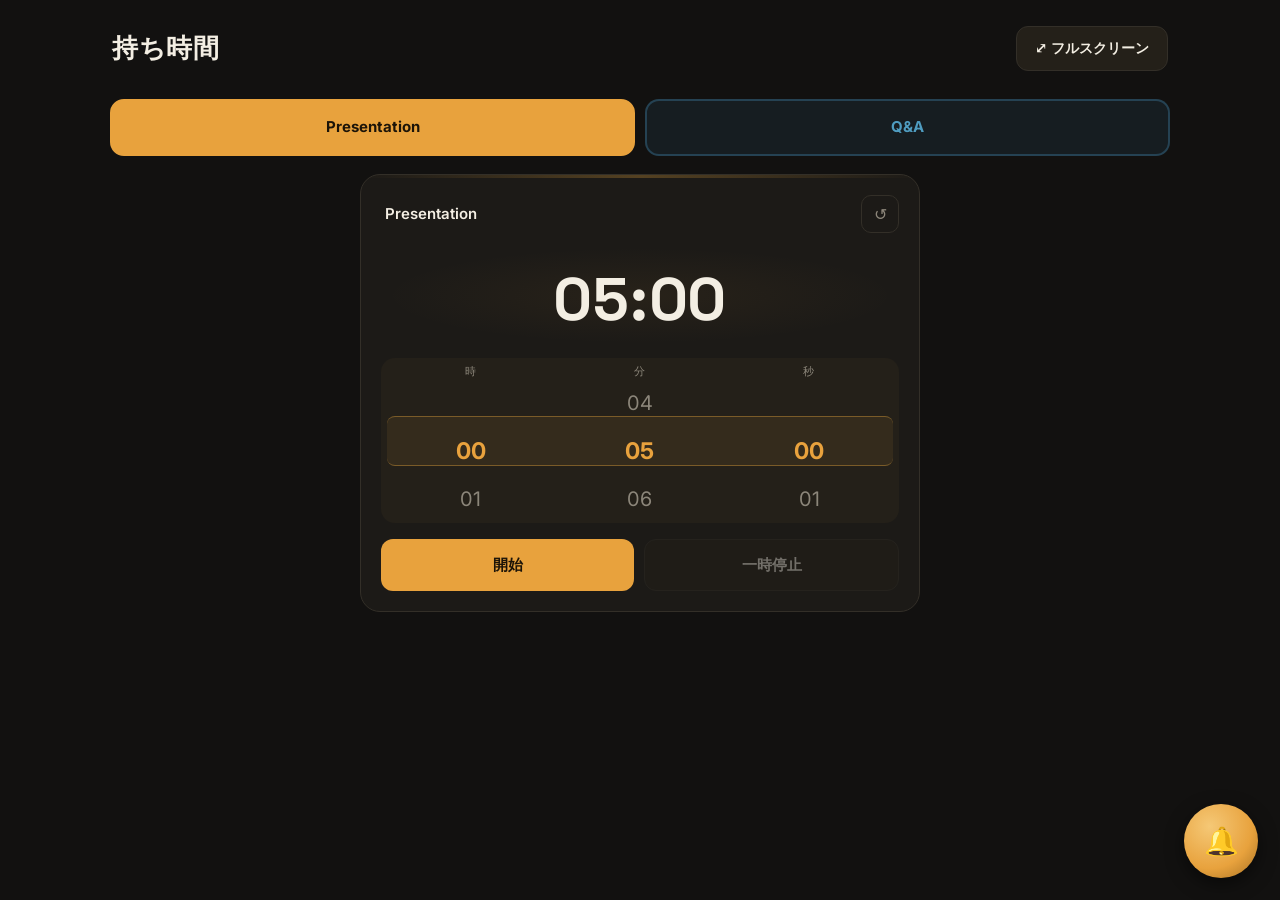
<file: index.html>
<!DOCTYPE html>
<html lang="ja">
<head>
<meta charset="UTF-8">
<meta name="viewport" content="width=device-width, initial-scale=1, maximum-scale=1, user-scalable=no, viewport-fit=cover">
<title>持ち時間</title>
<link rel="stylesheet" href="stylesheet.css">
</head>
<body>

<div class="app">
  <header>
    <h1>持ち時間</h1>
    <button class="fs-btn" id="fsOpenBtn">⤢ フルスクリーン</button>
  </header>

  <div class="tab-bar" id="tabBar"></div>

  <div class="timers-grid" id="timersGrid"></div>
</div>

<button class="bell-fab" id="bellFab" aria-label="ベルを鳴らす">🔔</button>

<div id="fsOverlay">
  <div class="fs-tab-bar" id="fsTabBar"></div>
  <button class="fs-close" id="fsCloseBtn">✕</button>
  <div id="fsTimersWrap" style="display:flex; flex-direction:column; gap:6vh; align-items:center;"></div>
  <button class="fs-bell" id="fsBellBtn" aria-label="ベルを鳴らす">🔔</button>
</div>

<script>
const ITEM_H = 48;

// ---------- Audio ----------
let audioCtx = null;
function ensureCtx(){
  if(!audioCtx){
    audioCtx = new (window.AudioContext || window.webkitAudioContext)();
  }
  if(audioCtx.state === 'suspended') audioCtx.resume();
  return audioCtx;
}
function playBell(){
  const ctx = ensureCtx();
  const now = ctx.currentTime;
  const freqs = [880, 1318.5, 2217, 3520];
  const gains = [0.35, 0.22, 0.12, 0.06];
  freqs.forEach((f, i) => {
    const osc = ctx.createOscillator();
    const gain = ctx.createGain();
    osc.type = 'sine';
    osc.frequency.value = f * (1 + (Math.random()-0.5)*0.002);
    gain.gain.setValueAtTime(0.0001, now);
    gain.gain.linearRampToValueAtTime(gains[i], now + 0.008);
    gain.gain.exponentialRampToValueAtTime(0.0001, now + 2.6);
    osc.connect(gain).connect(ctx.destination);
    osc.start(now);
    osc.stop(now + 2.7);
  });
}
function playAlarm(){
  const ctx = ensureCtx();
  const now = ctx.currentTime;
  const beepTimes = [0, 0.22, 0.44, 0.9, 1.12, 1.34];
  beepTimes.forEach(t => {
    const osc = ctx.createOscillator();
    const gain = ctx.createGain();
    osc.type = 'square';
    osc.frequency.value = 988;
    gain.gain.setValueAtTime(0.0001, now + t);
    gain.gain.linearRampToValueAtTime(0.18, now + t + 0.02);
    gain.gain.exponentialRampToValueAtTime(0.0001, now + t + 0.16);
    osc.connect(gain).connect(ctx.destination);
    osc.start(now + t);
    osc.stop(now + t + 0.18);
  });
}

// ---------- Wheel picker ----------
function buildWheel(container, max, initial, onChange){
  container.innerHTML = '';
  const ul = document.createElement('ul');
  for(let i=0;i<=max;i++){
    const li = document.createElement('li');
    li.textContent = String(i).padStart(2,'0');
    li.dataset.val = i;
    ul.appendChild(li);
  }
  container.appendChild(ul);

  const items = [...ul.children];
  function markSelected(idx){
    items.forEach((li,i)=>li.classList.toggle('selected', i===idx));
  }
  function snapTo(idx, smooth){
    container.scrollTo({top: idx*ITEM_H, behavior: smooth?'smooth':'auto'});
    markSelected(idx);
  }
  snapTo(initial, false);
  let value = initial;
  onChange(value);

  let scrollTimer = null;
  container.addEventListener('scroll', () => {
    if(scrollTimer) clearTimeout(scrollTimer);
    scrollTimer = setTimeout(() => {
      const idx = Math.round(container.scrollTop / ITEM_H);
      const clamped = Math.max(0, Math.min(max, idx));
      snapTo(clamped, true);
      value = clamped;
      onChange(value);
    }, 110);
  }, {passive:true});

  items.forEach((li, idx) => {
    li.addEventListener('click', () => {
      snapTo(idx, true);
      value = idx;
      onChange(value);
    });
  });

  return {
    get: () => value,
    set: (v) => { snapTo(v, false); value = v; onChange(v); }
  };
}

// ---------- Timer logic ----------
function formatTime(totalSec){
  totalSec = Math.max(0, Math.round(totalSec));
  const h = Math.floor(totalSec/3600);
  const m = Math.floor((totalSec%3600)/60);
  const s = totalSec%60;
  if(h>0){
    return `${h}:${String(m).padStart(2,'0')}:${String(s).padStart(2,'0')}`;
  }
  return `${String(m).padStart(2,'0')}:${String(s).padStart(2,'0')}`;
}

function createTimer(idx, defaultLabel, tabName, theme){
  const state = {
    idx, label: defaultLabel, tabName, theme,
    h:0, m:5, s:0,
    remainingMs: 5*60*1000,
    endTime: null,
    running:false,
    intervalId:null,
    status:'idle' // idle | running | paused | done
  };
  return state;
}

const timers = [
  createTimer(0, 'Presentation', 'Presentation', 'theme-presentation'),
  createTimer(1, 'Q&A', 'Q&A', 'theme-qa')
];
let activeIdx = 0;

function totalMs(t){ return (t.h*3600 + t.m*60 + t.s)*1000; }

function renderCard(t){
  const card = document.createElement('div');
  card.className = `card ${t.theme}`;
  card.id = `card-${t.idx}`;
  card.hidden = t.idx !== activeIdx;
  card.innerHTML = `
    <div class="card-head">
      <input class="label-input" value="${t.label}" maxlength="20" />
      <button class="reset-btn" title="リセット">↺</button>
    </div>
    <div class="display-wrap"><div class="display num">${formatTime(t.remainingMs/1000)}</div></div>
    <div class="wheels" id="wheels-${t.idx}">
      <div class="wheel-col">
        <span class="unit-label">時</span>
        <div class="wheel-scroll" id="w-h-${t.idx}"></div>
      </div>
      <div class="wheel-col">
        <span class="unit-label">分</span>
        <div class="wheel-scroll" id="w-m-${t.idx}"></div>
      </div>
      <div class="wheel-col">
        <span class="unit-label">秒</span>
        <div class="wheel-scroll" id="w-s-${t.idx}"></div>
      </div>
    </div>
    <div class="controls">
      <button class="btn btn-start" id="start-${t.idx}">開始</button>
      <button class="btn btn-pause" id="pause-${t.idx}" disabled>一時停止</button>
    </div>
  `;
  document.getElementById('timersGrid').appendChild(card);

  // set element references BEFORE building wheels, since building wheels
  // synchronously triggers an initial onChange -> syncFromWheels -> updateDisplay
  t._card = card;
  t._display = card.querySelector('.display');
  t._startBtn = document.getElementById(`start-${t.idx}`);
  t._pauseBtn = document.getElementById(`pause-${t.idx}`);
  t._wheelsBox = document.getElementById(`wheels-${t.idx}`);

  // wheels
  const wH = buildWheel(document.getElementById(`w-h-${t.idx}`), 5, t.h, v=>{ t.h=v; syncFromWheels(t); });
  const wM = buildWheel(document.getElementById(`w-m-${t.idx}`), 59, t.m, v=>{ t.m=v; syncFromWheels(t); });
  const wS = buildWheel(document.getElementById(`w-s-${t.idx}`), 59, t.s, v=>{ t.s=v; syncFromWheels(t); });
  t._wheels = {wH,wM,wS};

  const labelInput = card.querySelector('.label-input');
  labelInput.addEventListener('input', () => { t.label = labelInput.value; updateFsLabel(t); });

  card.querySelector('.reset-btn').addEventListener('click', () => resetTimer(t));
  document.getElementById(`start-${t.idx}`).addEventListener('click', () => toggleStartPause(t));
  document.getElementById(`pause-${t.idx}`).addEventListener('click', () => pauseTimer(t));
}

function syncFromWheels(t){
  if(t.status === 'idle'){
    t.remainingMs = totalMs(t);
    updateDisplay(t);
  }
}

function updateDisplay(t){
  const secs = t.remainingMs/1000;
  t._display.textContent = formatTime(secs);
  t._card.classList.toggle('warn', t.status==='running' && secs<=10 && secs>0);
  t._card.classList.toggle('running', t.status==='running');
  t._card.classList.toggle('done', t.status==='done');
  updateFsDisplay(t);
  syncFsButtons(t);
  if(t._tabBtn){
    const sub = t._tabBtn.querySelector('.tab-sub');
    if(sub) sub.textContent = t.status==='running' ? '進行中' : (t.status==='done' ? '終了' : '');
  }
}

function toggleStartPause(t){
  if(t.status === 'running') return;
  if(t.status === 'idle' || t.status === 'done'){
    t.remainingMs = totalMs(t);
    if(t.remainingMs <= 0){ return; }
  }
  t.status = 'running';
  t.endTime = Date.now() + t.remainingMs;
  t._wheelsBox.classList.add('locked');
  t._startBtn.textContent = '再開';
  t._startBtn.disabled = true;
  t._pauseBtn.disabled = false;
  ensureCtx();
  tickLoop(t);
}

function tickLoop(t){
  clearInterval(t.intervalId);
  t.intervalId = setInterval(() => {
    if(t.status !== 'running') return;
    t.remainingMs = t.endTime - Date.now();
    if(t.remainingMs <= 0){
      t.remainingMs = 0;
      t.status = 'done';
      clearInterval(t.intervalId);
      t._startBtn.disabled = false;
      t._startBtn.textContent = '開始';
      t._pauseBtn.disabled = true;
      playAlarm();
    }
    updateDisplay(t);
  }, 200);
}

function pauseTimer(t){
  if(t.status !== 'running') return;
  t.status = 'paused';
  t.remainingMs = Math.max(0, t.endTime - Date.now());
  clearInterval(t.intervalId);
  t._startBtn.disabled = false;
  t._startBtn.textContent = '再開';
  t._pauseBtn.disabled = true;
  updateDisplay(t);
}

function resetTimer(t){
  clearInterval(t.intervalId);
  t.status = 'idle';
  t.remainingMs = totalMs(t);
  t._wheelsBox.classList.remove('locked');
  t._startBtn.disabled = false;
  t._startBtn.textContent = '開始';
  t._pauseBtn.disabled = true;
  updateDisplay(t);
}

timers.forEach(t => renderCard(t));
timers.forEach(t => updateDisplay(t));

// ---------- Tabs ----------
function buildTabBar(container, isFs){
  container.innerHTML = '';
  timers.forEach(t => {
    const btn = document.createElement('button');
    btn.className = `${isFs ? 'fs-tab-btn' : 'tab-btn'} ${t.theme}`;
    btn.innerHTML = isFs
      ? t.tabName
      : `<span>${t.tabName}</span><span class="tab-sub">${t.status==='running' ? '進行中' : ''}</span>`;
    btn.addEventListener('click', () => switchTab(t.idx));
    container.appendChild(btn);
    t[isFs ? '_fsTabBtn' : '_tabBtn'] = btn;
  });
  updateTabActive();
}
function updateTabActive(){
  timers.forEach(t => {
    if(t._tabBtn) t._tabBtn.classList.toggle('active', t.idx === activeIdx);
    if(t._fsTabBtn) t._fsTabBtn.classList.toggle('active', t.idx === activeIdx);
  });
}
function switchTab(idx){
  activeIdx = idx;
  timers.forEach(t => {
    if(t._card) t._card.hidden = t.idx !== activeIdx;
    if(t._fsEl) t._fsEl.hidden = t.idx !== activeIdx;
  });
  fsOverlayApplyTheme();
  updateTabActive();
}
function fsOverlayApplyTheme(){
  const active = timers[activeIdx];
  const fsOverlayEl = document.getElementById('fsOverlay');
  fsOverlayEl.classList.remove('theme-presentation','theme-qa');
  fsOverlayEl.classList.add(active.theme);
}

buildTabBar(document.getElementById('tabBar'), false);

// ---------- Bell ----------
document.getElementById('bellFab').addEventListener('click', playBell);
document.getElementById('fsBellBtn').addEventListener('click', playBell);

// ---------- Fullscreen (in-app overlay) ----------
const fsOverlay = document.getElementById('fsOverlay');
const fsWrap = document.getElementById('fsTimersWrap');

function buildFsView(){
  fsWrap.innerHTML = '';
  timers.forEach(t => {
    const el = document.createElement('div');
    el.className = `fs-timer ${t.theme}`;
    el.id = `fs-timer-${t.idx}`;
    el.hidden = t.idx !== activeIdx;
    el.innerHTML = `
      <div class="fs-label">${t.label}</div>
      <div class="fs-display num">${formatTime(t.remainingMs/1000)}</div>
      <div class="fs-controls">
        <button class="fs-ctrl-btn fs-ctrl-start" id="fs-start-${t.idx}">開始</button>
        <button class="fs-ctrl-btn fs-ctrl-pause" id="fs-pause-${t.idx}" disabled>一時停止</button>
      </div>
    `;
    fsWrap.appendChild(el);
    t._fsEl = el;
    t._fsDisplay = el.querySelector('.fs-display');
    t._fsStartBtn = el.querySelector(`#fs-start-${t.idx}`);
    t._fsPauseBtn = el.querySelector(`#fs-pause-${t.idx}`);
    t._fsStartBtn.addEventListener('click', () => toggleStartPause(t));
    t._fsPauseBtn.addEventListener('click', () => pauseTimer(t));
    syncFsButtons(t);
  });
  buildTabBar(document.getElementById('fsTabBar'), true);
  fsOverlayApplyTheme();
}
function syncFsButtons(t){
  if(!t._fsStartBtn) return;
  t._fsStartBtn.textContent = t._startBtn.textContent;
  t._fsStartBtn.disabled = t._startBtn.disabled;
  t._fsPauseBtn.disabled = t._pauseBtn.disabled;
}
function updateFsDisplay(t){
  if(!t._fsDisplay) return;
  const secs = t.remainingMs/1000;
  t._fsDisplay.textContent = formatTime(secs);
  t._fsEl.classList.toggle('warn', t.status==='running' && secs<=10 && secs>0);
  t._fsEl.classList.toggle('done', t.status==='done');
}
function updateFsLabel(t){
  if(t._fsEl) t._fsEl.querySelector('.fs-label').textContent = t.label;
}

// We deliberately do NOT use the native Fullscreen API here: iPad Safari
// does not support requestFullscreen() on arbitrary elements, and calling
// it can leave the page in a half-transitioned state where the underlying
// content bleeds through the overlay. Instead we simulate fullscreen with
// a fixed, fully opaque overlay and lock background scrolling.
let savedScrollY = 0;

document.getElementById('fsOpenBtn').addEventListener('click', openFs);
document.getElementById('fsCloseBtn').addEventListener('click', closeFs);

function openFs(){
  buildFsView();
  savedScrollY = window.scrollY || window.pageYOffset || 0;
  document.body.style.position = 'fixed';
  document.body.style.top = `-${savedScrollY}px`;
  document.body.style.left = '0';
  document.body.style.right = '0';
  document.body.style.width = '100%';
  fsOverlay.classList.add('open');
}
function closeFs(){
  fsOverlay.classList.remove('open');
  document.body.style.position = '';
  document.body.style.top = '';
  document.body.style.left = '';
  document.body.style.right = '';
  document.body.style.width = '';
  window.scrollTo(0, savedScrollY);
}
</script>
</body>
</html>
</file>
<file: stylesheet.css>
@import url('https://fonts.googleapis.com/css2?family=Space+Grotesk:wght@400;500;600;700&family=Inter:wght@400;500;600;700&display=swap');

:root{
  --bg:#121110;
  --panel:#1c1a17;
  --panel-2:#242019;
  --line:#332f28;
  --amber:#e8a23d;
  --amber-dim:#7a5b28;
  --red:#e4503a;
  --text:#f3eee3;
  --muted:#8c867a;
  --item-h:48px;

  /* theme accent, overridden per-card/tab */
  --accent:#e8a23d;
  --accent-dim:#7a5b28;
  --accent-rgb:232,162,61;
  --accent-text:#1c1408;
}

/* Presentation = warm spotlight amber / Q&A = cool work-light blue */
.theme-presentation{
  --accent:#e8a23d;
  --accent-dim:#7a5b28;
  --accent-rgb:232,162,61;
  --accent-text:#1c1408;
}
.theme-qa{
  --accent:#4fb0e8;
  --accent-dim:#245571;
  --accent-rgb:79,176,232;
  --accent-text:#08151c;
}

*{box-sizing:border-box; -webkit-tap-highlight-color:transparent; user-select:none;}
html,body{height:100%;}
body{
  margin:0;
  background:var(--bg);
  color:var(--text);
  font-family:'Inter',sans-serif;
  touch-action:manipulation;
  overflow-x:hidden;
  padding: env(safe-area-inset-top) env(safe-area-inset-right) env(safe-area-inset-bottom) env(safe-area-inset-left);
}
.num{font-family:'Space Grotesk',sans-serif; font-variant-numeric: tabular-nums; font-feature-settings:"tnum";}

.app{max-width:1100px; margin:0 auto; padding:20px 20px 100px;}

header{
  display:flex; align-items:center; justify-content:space-between;
  margin-bottom:22px; padding:6px 2px;
}
header h1{
  font-family:'Space Grotesk',sans-serif;
  font-size:clamp(20px,3vw,26px);
  font-weight:600;
  margin:0;
  letter-spacing:0.02em;
}
header h1 span{color:var(--amber);}

.fs-btn{
  display:flex; align-items:center; gap:8px;
  background:var(--panel-2);
  border:1px solid var(--line);
  color:var(--text);
  font-family:'Inter',sans-serif;
  font-size:14px; font-weight:600;
  padding:12px 18px;
  border-radius:12px;
  cursor:pointer;
}
.fs-btn:active{background:var(--amber-dim); border-color:var(--amber);}

/* Tab bar */
.tab-bar{
  display:flex; gap:10px;
  margin-bottom:18px;
}
.tab-btn{
  flex:1;
  display:flex; flex-direction:column; align-items:center; gap:2px;
  padding:16px 10px;
  border-radius:14px;
  border:2px solid var(--line);
  background:var(--panel);
  color:var(--muted);
  font-family:'Inter',sans-serif; font-weight:700; font-size:15px;
  cursor:pointer;
  transition:background .15s, border-color .15s, color .15s;
}
.tab-btn .tab-sub{font-size:11px; font-weight:500; letter-spacing:0.06em; opacity:0.8;}
.tab-btn.theme-presentation{ background:rgba(232,162,61,0.08); border-color:rgba(232,162,61,0.25); color:#c9924a; }
.tab-btn.theme-qa{ background:rgba(79,176,232,0.08); border-color:rgba(79,176,232,0.25); color:#4f9cc0; }
.tab-btn.active.theme-presentation{ background:var(--amber); border-color:var(--amber); color:#1c1408; }
.tab-btn.active.theme-qa{ background:#4fb0e8; border-color:#4fb0e8; color:#08151c; }
.tab-btn.active .tab-sub{opacity:0.85;}

.timers-grid{
  display:flex;
  max-width:560px;
  margin:0 auto;
}
.card{ width:100%; }
.card[hidden]{display:none;}

.card{
  background:var(--panel);
  border:1px solid var(--line);
  border-radius:20px;
  padding:20px;
  position:relative;
  overflow:hidden;
}
.card::before{
  content:"";
  position:absolute; top:0; left:0; right:0; height:3px;
  background:linear-gradient(90deg, transparent, var(--accent-dim), transparent);
  opacity:0.6;
}
.card.running::before{background:linear-gradient(90deg, transparent, var(--accent), transparent);}
.card.done{animation:flash 0.9s infinite;}
@keyframes flash{
  0%,100%{background:var(--panel);}
  50%{background:#3a1712;}
}

.card-head{
  display:flex; align-items:center; justify-content:space-between;
  margin-bottom:14px;
}
.label-input{
  background:transparent; border:none; color:var(--text);
  font-family:'Inter',sans-serif; font-weight:600; font-size:15px;
  padding:6px 4px; width:60%;
  border-bottom:1px solid transparent;
}
.label-input:focus{outline:none; border-bottom:1px solid var(--accent);}
.reset-btn{
  background:none; border:1px solid var(--line); color:var(--muted);
  width:38px; height:38px; border-radius:10px; font-size:16px; cursor:pointer;
}
.reset-btn:active{border-color:var(--accent); color:var(--accent);}

.display-wrap{
  position:relative;
  display:flex; align-items:center; justify-content:center;
  padding:14px 0 6px;
  margin-bottom:14px;
  border-radius:16px;
  background:radial-gradient(ellipse at center, rgba(var(--accent-rgb),var(--glow,0.06)) 0%, transparent 70%);
}
.display{
  font-size:clamp(40px,9vw,60px);
  font-weight:700;
  letter-spacing:0.02em;
  color:var(--text);
}
.card.done .display{color:var(--red);}
.card.warn .display{color:var(--accent);}

.wheels{
  display:flex; justify-content:center; gap:2px;
  background:var(--panel-2);
  border-radius:14px;
  padding:0 6px;
  margin-bottom:16px;
  position:relative;
}
.wheels::after{
  content:"";
  position:absolute; left:6px; right:6px; top:50%;
  height:var(--item-h);
  transform:translateY(-50%);
  border-top:1px solid var(--accent-dim);
  border-bottom:1px solid var(--accent-dim);
  pointer-events:none;
  background:rgba(var(--accent-rgb),0.08);
  border-radius:8px;
}
.wheel-col{
  flex:1;
  text-align:center;
}
.wheel-col .unit-label{
  font-size:11px; color:var(--muted); letter-spacing:0.08em;
  padding-top:6px; display:block;
}
.wheel-scroll{
  height:calc(var(--item-h) * 3);
  overflow-y:scroll;
  scroll-snap-type:y mandatory;
  -webkit-overflow-scrolling:touch;
  scrollbar-width:none;
  position:relative;
}
.wheel-scroll::-webkit-scrollbar{display:none;}
.wheel-scroll ul{
  list-style:none; margin:0; padding:var(--item-h) 0;
}
.wheel-scroll li{
  height:var(--item-h);
  line-height:var(--item-h);
  scroll-snap-align:center;
  font-size:20px;
  color:var(--muted);
  transition:color .15s, opacity .15s;
}
.wheel-scroll li.selected{
  color:var(--accent);
  font-weight:700;
  font-size:23px;
}
.wheels.locked .wheel-scroll{pointer-events:none; opacity:0.55;}

.controls{display:flex; gap:10px;}
.btn{
  flex:1;
  border:none; border-radius:12px;
  padding:15px 10px;
  font-family:'Inter',sans-serif; font-weight:700; font-size:15px;
  cursor:pointer;
}
.btn-start{background:var(--accent); color:var(--accent-text);}
.btn-start:active{filter:brightness(0.88);}
.btn-pause{background:var(--panel-2); color:var(--text); border:1px solid var(--line);}
.btn-pause:active{border-color:var(--accent);}
.btn[disabled]{opacity:0.4;}

/* Bell FAB */
.bell-fab{
  position:fixed; right:22px; bottom:calc(22px + env(safe-area-inset-bottom));
  width:74px; height:74px; border-radius:50%;
  background:radial-gradient(circle at 35% 30%, #f5c876, var(--amber) 60%, #a56f22 100%);
  border:none; box-shadow:0 6px 18px rgba(0,0,0,0.5);
  color:#221803; font-size:28px;
  display:flex; align-items:center; justify-content:center;
  cursor:pointer; z-index:50;
}
.bell-fab:active{transform:scale(0.93);}

/* Fullscreen overlay */
#fsOverlay{
  position:fixed; inset:0; width:100vw; height:100vh;
  background-color:#0c0b0a; z-index:200;
  display:none; flex-direction:column; align-items:center; justify-content:center;
  gap:5vh;
  padding: env(safe-area-inset-top) env(safe-area-inset-right) env(safe-area-inset-bottom) env(safe-area-inset-left);
  transition:background .2s;
  overflow:hidden;
}
#fsOverlay.open{display:flex;}
#fsOverlay.theme-presentation{background-color:#0c0b0a; background-image:radial-gradient(ellipse at center, rgba(232,162,61,0.12) 0%, #0c0b0a 70%);}
#fsOverlay.theme-qa{background-color:#0c0b0a; background-image:radial-gradient(ellipse at center, rgba(79,176,232,0.12) 0%, #0c0b0a 70%);}

.fs-tab-bar{
  position:absolute; top:24px; left:50%; transform:translateX(-50%);
  display:flex; gap:8px;
}
.fs-tab-btn{
  padding:10px 20px;
  border-radius:20px;
  border:2px solid var(--line);
  background:var(--panel-2);
  color:var(--muted);
  font-family:'Inter',sans-serif; font-weight:700; font-size:13px;
  cursor:pointer;
}
.fs-tab-btn.theme-presentation.active{background:var(--amber); border-color:var(--amber); color:#1c1408;}
.fs-tab-btn.theme-qa.active{background:#4fb0e8; border-color:#4fb0e8; color:#08151c;}
.fs-close{
  position:absolute; top:24px; right:24px;
  background:var(--panel-2); border:1px solid var(--line); color:var(--text);
  width:48px; height:48px; border-radius:50%; font-size:20px; cursor:pointer;
}
.fs-timer{text-align:center;}
.fs-timer .fs-label{font-size:clamp(14px,2vw,20px); color:var(--muted); letter-spacing:0.1em; margin-bottom:6px;}
.fs-timer .fs-display{
  font-family:'Space Grotesk',sans-serif; font-weight:700;
  font-size:clamp(90px,28vw,340px);
  letter-spacing:0.01em; line-height:1;
  color:var(--text);
}
.fs-timer.warn .fs-display{color:var(--accent);}
.fs-timer.done .fs-display{color:var(--red); animation:pulse 0.8s infinite;}
@keyframes pulse{0%,100%{opacity:1;}50%{opacity:0.4;}}

.fs-controls{
  display:flex; gap:16px; justify-content:center;
  margin-top:clamp(20px,4vh,48px);
}
.fs-ctrl-btn{
  border:none; border-radius:16px;
  padding:18px 42px;
  font-family:'Inter',sans-serif; font-weight:700;
  font-size:clamp(16px,2vw,22px);
  cursor:pointer;
}
.fs-ctrl-start{background:var(--accent); color:var(--accent-text);}
.fs-ctrl-start:active{filter:brightness(0.88);}
.fs-ctrl-pause{background:var(--panel-2); color:var(--text); border:2px solid var(--line);}
.fs-ctrl-pause:active{border-color:var(--accent);}
.fs-ctrl-btn[disabled]{opacity:0.4;}

.fs-bell{
  position:absolute; bottom:calc(28px + env(safe-area-inset-bottom)); left:50%; transform:translateX(-50%);
  width:84px; height:84px; border-radius:50%;
  background:radial-gradient(circle at 35% 30%, #f5c876, var(--amber) 60%, #a56f22 100%);
  border:none; box-shadow:0 6px 18px rgba(0,0,0,0.5);
  color:#221803; font-size:30px; cursor:pointer;
}
.fs-bell:active{transform:translateX(-50%) scale(0.93);}
</file>
